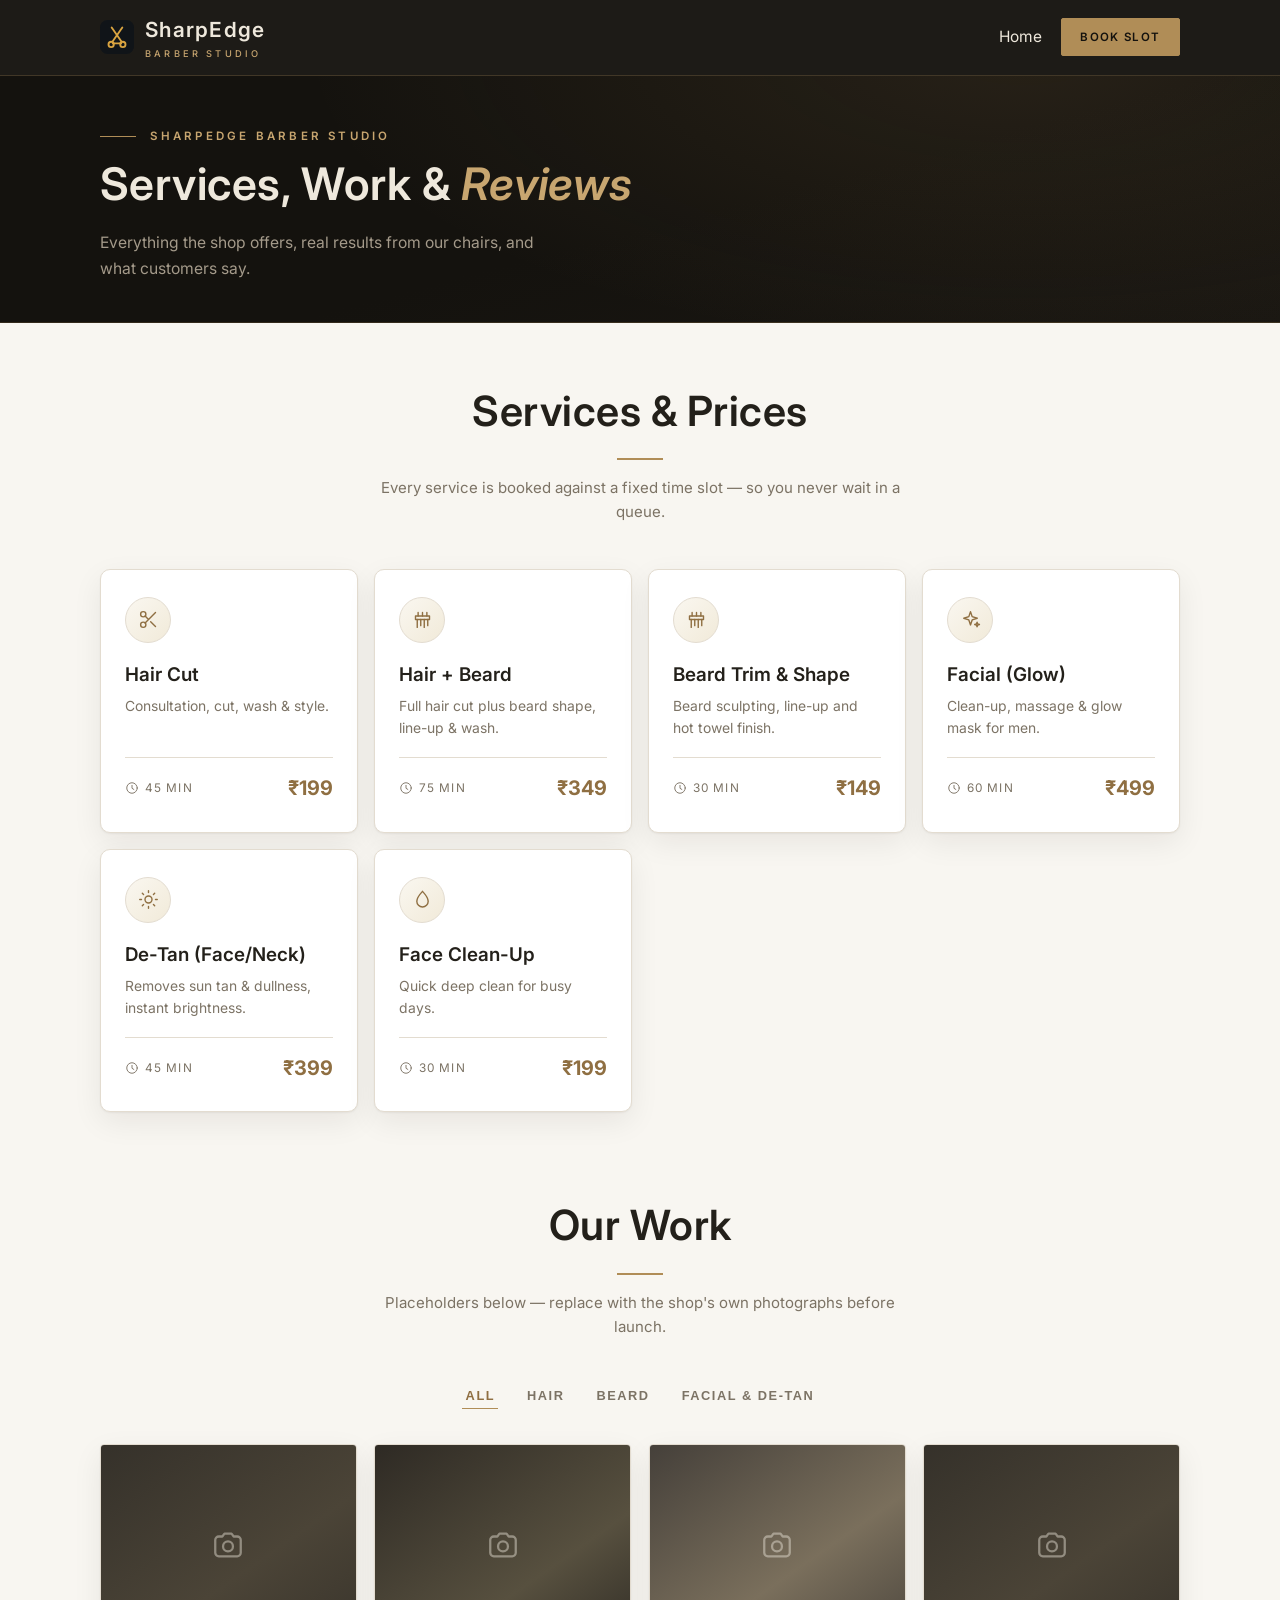
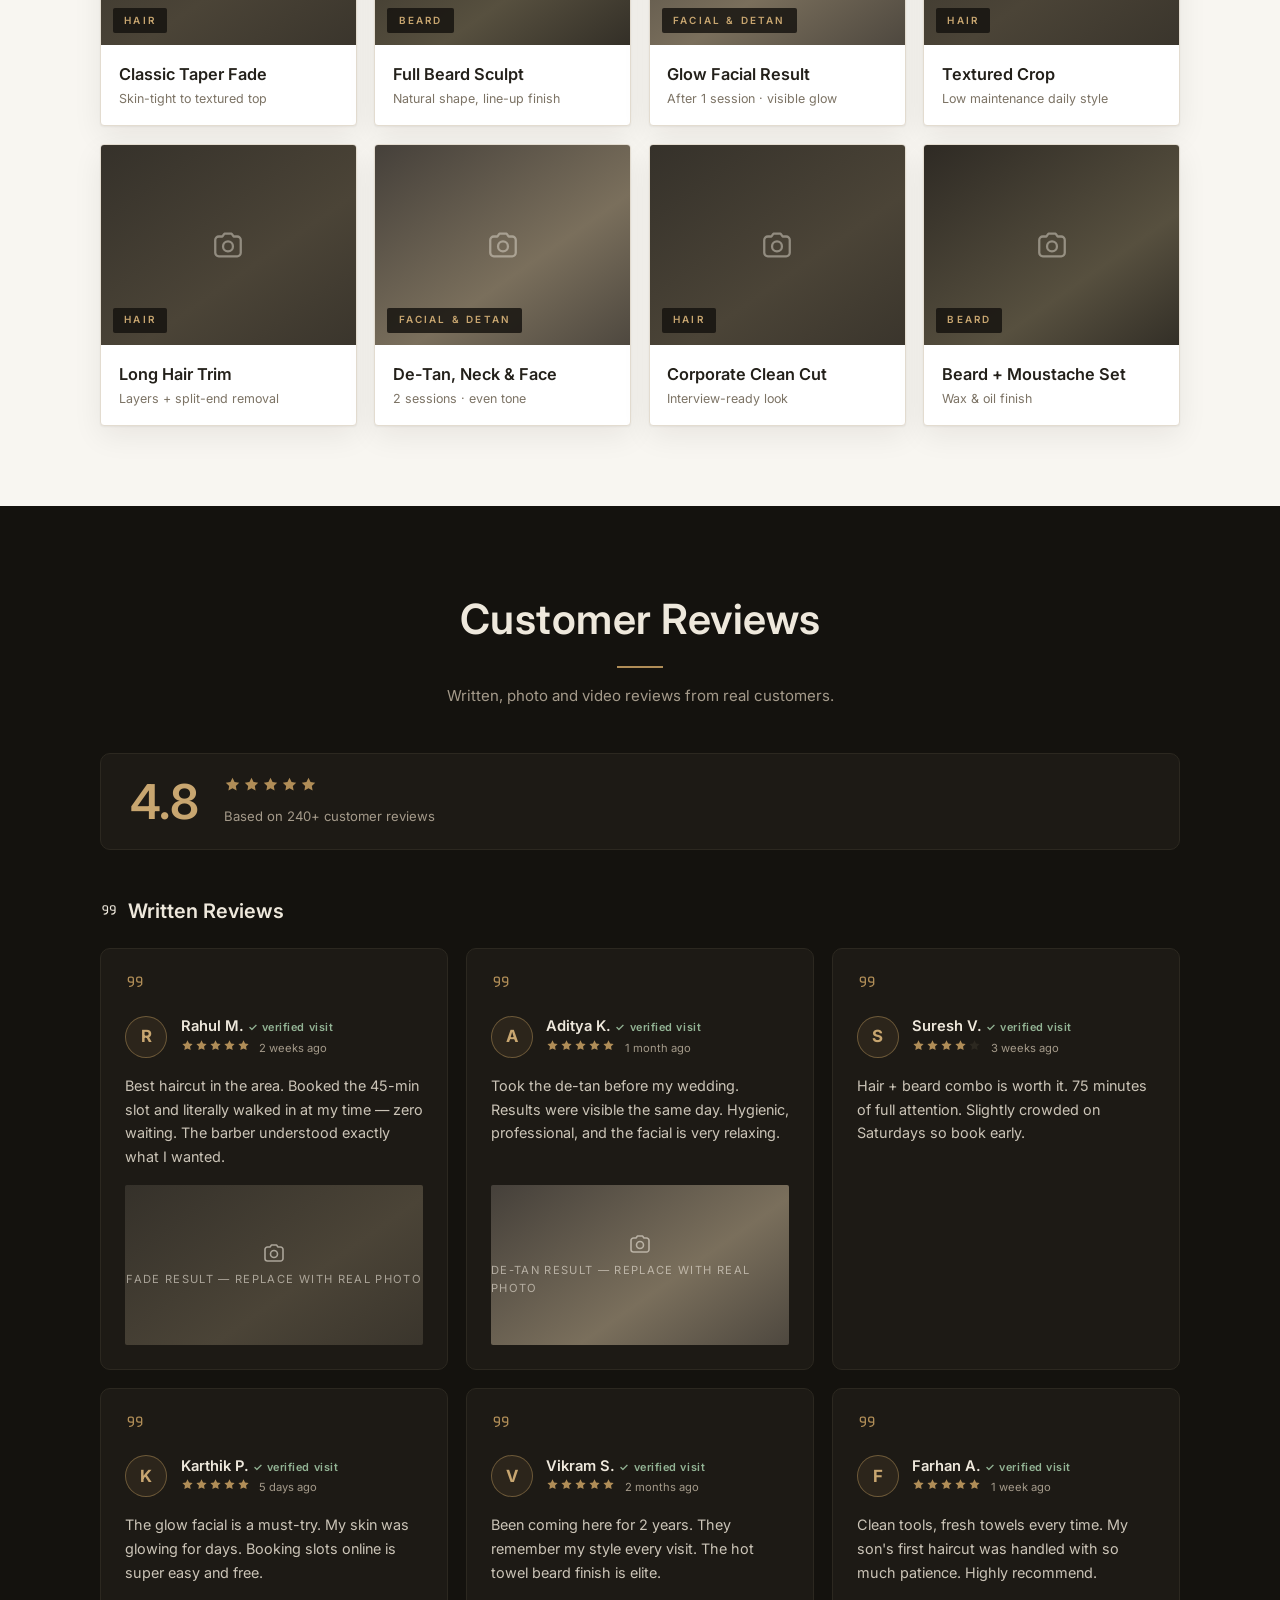
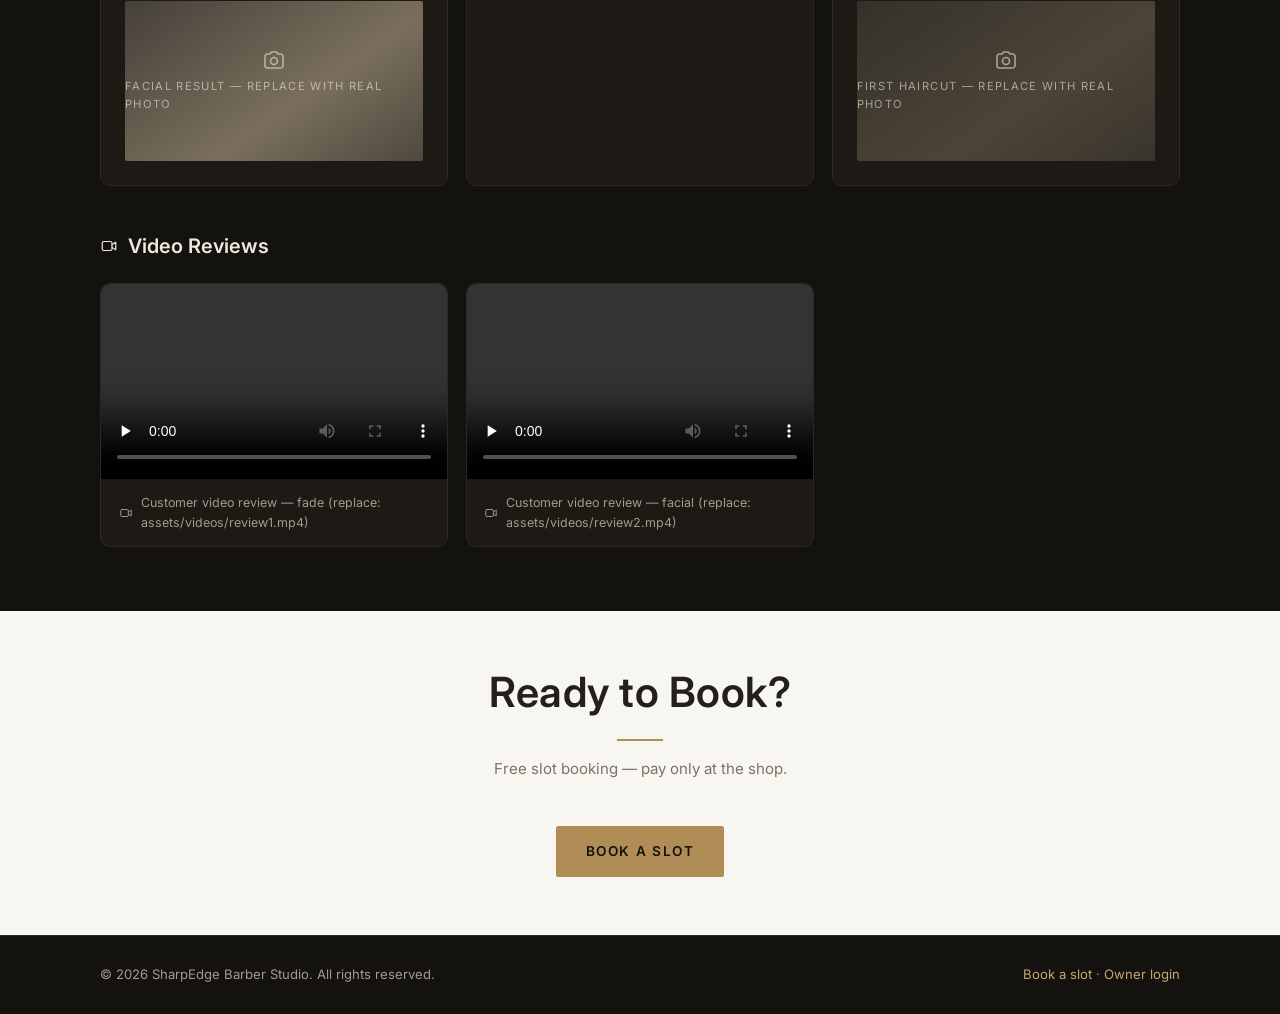
<file: about.html>
<!DOCTYPE html>
<html lang="en">
<head>
  <meta charset="UTF-8" />
  <meta name="viewport" content="width=device-width, initial-scale=1.0" />
  <title>About · Services · Reviews | SharpEdge Barber Studio</title>
  <meta name="description" content="All services, our work gallery and customer reviews of SharpEdge Barber Studio." />
  <meta name="theme-color" content="#14120e" />
  <link rel="preconnect" href="https://fonts.googleapis.com" />
  <link rel="preconnect" href="https://fonts.gstatic.com" crossorigin />
  <link href="https://fonts.googleapis.com/css2?family=Inter:wght@400;500;600;700;800&display=swap" rel="stylesheet" />
  <link rel="icon" href="assets/logo.svg" type="image/svg+xml" />
  <link rel="stylesheet" href="css/styles.css?v=8" />
</head>
<body class="page-about">

  <header class="header">
    <div class="container header-inner">
      <a class="brand" href="index.html">
        <img src="assets/logo.svg" alt="SharpEdge logo" class="brand-logo" />
        <span class="brand-name">SharpEdge<span class="brand-sub">Barber Studio</span></span>
      </a>
      <nav class="nav-static">
        <a href="index.html">Home</a>
        <a href="index.html#booking" class="btn btn-sm btn-gold">Book Slot</a>
      </nav>
    </div>
  </header>

  <section class="hero" style="padding:3.2rem 0 2.6rem">
    <div class="container">
      <p class="hero-kicker" style="margin-bottom:0.9rem">SharpEdge Barber Studio</p>
      <h1 style="font-size:clamp(1.9rem,5vw,2.8rem)">Services, Work &amp; <em>Reviews</em></h1>
      <p class="hero-sub" style="margin-bottom:0">Everything the shop offers, real results from our chairs, and what customers say.</p>
    </div>
  </section>

  <section class="section" id="services" style="padding-top:3.4rem">
    <div class="container">
      <h2 class="section-title">Services &amp; Prices</h2>
      <p class="section-sub">Every service is booked against a fixed time slot — so you never wait in a queue.</p>
      <div class="cards-grid" id="servicesGrid"></div>
    </div>
  </section>

  <section class="section" id="work" style="padding-top:0">
    <div class="container">
      <h2 class="section-title">Our Work</h2>
      <p class="section-sub">Placeholders below — replace with the shop's own photographs before launch.</p>
      <div class="filter-row" id="workFilter">
        <button class="chip active" data-filter="all">All</button>
        <button class="chip" data-filter="hair">Hair</button>
        <button class="chip" data-filter="beard">Beard</button>
        <button class="chip" data-filter="skin">Facial &amp; De-tan</button>
      </div>
      <div class="work-grid" id="workGrid"></div>
    </div>
  </section>

  <section class="section section-dark" id="reviews" style="padding-bottom:4rem">
    <div class="container">
      <h2 class="section-title">Customer Reviews</h2>
      <p class="section-sub">Written, photo and video reviews from real customers.</p>

      <div class="rating-banner">
        <div class="rating-big" id="ratingBig">4.8</div>
        <div class="rating-meta">
          <div class="stars" id="ratingStars" aria-label="rating"></div>
          <p id="ratingCount">Based on 240+ customer reviews</p>
        </div>
      </div>

      <h3 class="sub-title" id="writtenTitle">Written Reviews</h3>
      <div class="review-grid" id="reviewGrid"></div>

      <h3 class="sub-title" id="videoTitle">Video Reviews</h3>
      <div class="video-grid" id="videoGrid"></div>
    </div>
  </section>

  <section class="section" style="padding:3rem 0 3.6rem">
    <div class="container" style="text-align:center">
      <h2 class="section-title">Ready to Book?</h2>
      <p class="section-sub">Free slot booking — pay only at the shop.</p>
      <a href="index.html#booking" class="btn btn-gold">Book a Slot</a>
    </div>
  </section>

  <footer class="footer">
    <div class="container footer-inner">
      <p>© <span id="year"></span> <span id="shopName">SharpEdge Barber Studio</span>. All rights reserved.</p>
      <p><a href="index.html">Book a slot</a> · <a href="admin.html">Owner login</a></p>
    </div>
  </footer>

  <script src="js/config.js?v=8"></script>
  <script src="js/icons.js?v=8"></script>
  <script src="js/content.js?v=8"></script>
  <script src="js/about.js?v=8"></script>
</body>
</html>
</file>
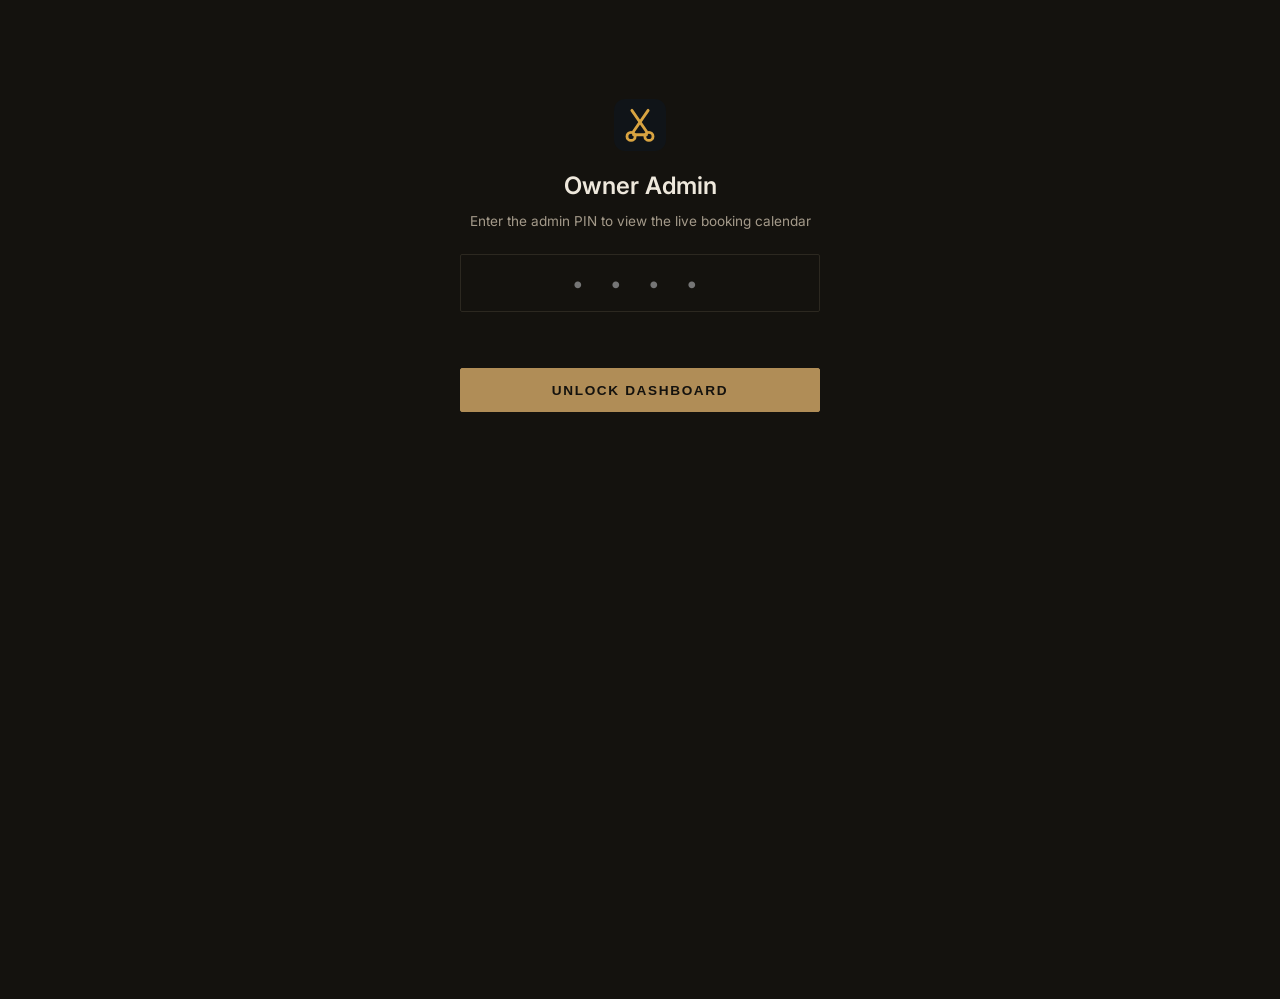
<file: admin.html>
<!DOCTYPE html>
<html lang="en">
<head>
  <meta charset="UTF-8" />
  <meta name="viewport" content="width=device-width, initial-scale=1.0" />
  <title>Owner Admin – Bookings | SharpEdge</title>
  <meta name="theme-color" content="#14120e" />
  <meta name="robots" content="noindex, nofollow" />
  <link rel="preconnect" href="https://fonts.googleapis.com" />
  <link rel="preconnect" href="https://fonts.gstatic.com" crossorigin />
  <link href="https://fonts.googleapis.com/css2?family=Inter:wght@400;500;600;700;800&display=swap" rel="stylesheet" />
  <link rel="icon" href="assets/logo.svg" type="image/svg+xml" />
  <link rel="stylesheet" href="css/styles.css?v=8" />
  <style>
    /* admin-only extras — inherits the main elegant theme */
    body { background: var(--bg-dark); color: var(--text-inv); min-height: 100vh; }
    .admin-wrap { max-width: 1040px; margin: 0 auto; padding: 1.6rem 4% 3rem; }
    .admin-top { display: flex; justify-content: space-between; align-items: center; gap: 1rem; flex-wrap: wrap; margin-bottom: 1.7rem; }
    .admin-top h1 { font-family: var(--serif); font-size: 1.45rem; font-weight: 600; display: flex; align-items: center; gap: 0.6rem; }
    .admin-top h1 .ico { color: var(--gold-soft); }
    .admin-top h1 strong { color: var(--gold-soft); font-weight: 600; }
    .mode-badge { font-size: 0.68rem; padding: 0.35rem 0.85rem; border-radius: 2px; border: 1px solid var(--line-dark); color: var(--muted-inv); letter-spacing: 0.08em; text-transform: uppercase; }

    .pin-gate { max-width: 360px; margin: 11vh auto 0; text-align: center; }
    .pin-gate img { width: 52px; margin: 0 auto 1rem; }
    .pin-gate h2 { font-family: var(--serif); font-size: 1.5rem; font-weight: 600; margin-bottom: 0.35rem; }
    .pin-gate p { color: var(--muted-inv); font-size: 0.85rem; margin-bottom: 1.3rem; }
    .pin-gate input {
      width: 100%; padding: 0.95rem; font-size: 1.35rem; letter-spacing: 10px; text-align: center;
      border-radius: 2px; border: 1px solid var(--line-dark); background: var(--bg-dark);
      color: var(--text-inv); font-family: var(--sans);
    }
    .pin-gate input:focus { outline: none; border-color: var(--gold); }
    .pin-error { color: #d98d84; font-size: 0.8rem; margin: 0.7rem 0; min-height: 1.2em; }

    .stats { display: grid; grid-template-columns: repeat(auto-fit, minmax(165px, 1fr)); gap: 1rem; margin-bottom: 1.7rem; }
    .stat { background: var(--panel-dark); border: 1px solid var(--line-dark); border-radius: var(--radius-lg); padding: 1.15rem 1.25rem; }
    .stat b { display: block; font-family: var(--serif); font-size: 1.8rem; color: var(--gold-soft); font-variant-numeric: tabular-nums; line-height: 1.15; }
    .stat span { font-size: 0.7rem; color: var(--muted-inv); letter-spacing: 0.1em; text-transform: uppercase; }

    .toolbar { display: flex; gap: 0.5rem; flex-wrap: wrap; align-items: center; margin-bottom: 1.1rem; }
    .toolbar input[type="date"] {
      padding: 0.55rem 0.8rem; border-radius: 2px; border: 1px solid var(--line-dark);
      background: var(--bg-dark); color: var(--text-inv); font-size: 0.85rem; color-scheme: dark;
      font-family: var(--sans);
    }

    .admin-table-wrap { background: var(--panel-dark); border: 1px solid var(--line-dark); border-radius: var(--radius-lg); overflow-x: auto; }
    table { width: 100%; border-collapse: collapse; font-size: 0.87rem; min-width: 720px; }
    th, td { text-align: left; padding: 0.75rem 1rem; border-bottom: 1px solid var(--line-dark); white-space: nowrap; }
    th { font-size: 0.66rem; text-transform: uppercase; letter-spacing: 0.16em; color: var(--muted-inv); position: sticky; top: 0; background: var(--panel-dark); }
    tr:last-child td { border-bottom: 0; }
    td .who { white-space: normal; }
    td time { font-variant-numeric: tabular-nums; }
    .status-pill { font-size: 0.65rem; font-weight: 600; padding: 0.25rem 0.65rem; border-radius: 2px; letter-spacing: 0.1em; text-transform: uppercase; }
    .st-confirmed { background: rgba(78, 114, 80, 0.18); color: #9fc2a1; }
    .st-cancelled { background: rgba(166, 61, 51, 0.16); color: #d98d84; }
    .cell-cancel {
      background: none; border: 1px solid rgba(166, 61, 51, 0.6); color: #d98d84;
      border-radius: 2px; padding: 0.3rem 0.9rem; cursor: pointer; font-size: 0.68rem;
      letter-spacing: 0.1em; text-transform: uppercase;
    }
    .cell-cancel:hover { background: var(--danger); border-color: var(--danger); color: #fff; }
    .empty-row { text-align: center; color: var(--muted-inv); padding: 2.2rem !important; white-space: normal; font-style: italic; }
    .selling { color: var(--gold-soft); font-weight: 600; }
    .admin-note { font-size: 0.76rem; color: var(--muted-inv); margin-top: 1rem; }
    #refreshBtn { display: inline-flex; align-items: center; gap: 0.4rem; }
    @media (max-width: 560px) { .stat b { font-size: 1.4rem; } .admin-top h1 { font-size: 1.2rem; } }
  </style>
</head>
<body>

  <!-- PIN gate -->
  <div class="pin-gate" id="pinGate">
    <img src="assets/logo.svg" alt="" />
    <h2>Owner Admin</h2>
    <p id="modeBadge2">Bookings dashboard</p>
    <input type="password" id="pinInput" inputmode="numeric" maxlength="8" placeholder="• • • •" aria-label="Admin PIN" />
    <div class="pin-error" id="pinError"></div>
    <button class="btn btn-gold btn-wide" id="pinBtn">Unlock Dashboard</button>
  </div>

  <!-- Dashboard -->
  <div class="admin-wrap" id="adminPanel" hidden>
    <div class="admin-top">
      <h1>Bookings · <strong id="shopName">SharpEdge</strong></h1>
      <div class="toolbar" style="margin:0">
        <span class="mode-badge" id="modeBadge"></span>
        <button class="cell-cancel" id="logoutBtn" style="border:0" title="Lock dashboard">🔒</button>
      </div>
    </div>

    <div class="stats">
      <div class="stat"><b id="statToday">–</b><span>Bookings today</span></div>
      <div class="stat"><b id="statUpcoming">–</b><span>Upcoming (booked in)</span></div>
      <div class="stat"><b id="statRevenue">–</b><span>Expected at shop</span></div>
      <div class="stat"><b id="statTotal">–</b><span>Confirmations all-time</span></div>
    </div>

    <div class="toolbar">
      <button class="chip active" data-range="upcoming">Upcoming</button>
      <button class="chip" data-range="today">Today</button>
      <button class="chip" data-range="all">All time</button>
      <input type="date" id="dateFilter" title="Filter exact day" />
      <button class="chip" id="clearDate" style="display:none">✕ clear</button>
      <button class="chip" id="refreshBtn">↻ Refresh</button>
    </div>

    <div class="admin-table-wrap">
      <table>
        <thead>
          <tr><th>Date</th><th>Time</th><th>Service</th><th>Customer</th><th>Phone</th><th>Status</th><th></th></tr>
        </thead>
        <tbody id="rows"></tbody>
      </table>
    </div>

    <p class="admin-note" id="adminNote"></p>
  </div>

  <script src="js/config.js?v=8"></script>
  <script src="js/storage.js?v=8"></script>
  <script src="js/admin.js?v=8"></script>
</body>
</html>
</file>
<file: css/styles.css>
/* ============================================================
   SharpEdge Barber Studio — styles.css
   Classy, standard, elegant. Mobile-first for every screen.
   Palette: ivory · espresso · antique brass · Inter standard type
   ============================================================ */

:root {
  --bg: #f8f6f1;
  --bg-dark: #14120e;
  --bg-dark-2: #1a1712;
  --panel: #ffffff;
  --panel-dark: #1d1a15;
  --text: #23201a;
  --text-inv: #eee8dc;
  --muted: #7c7365;
  --muted-inv: #a49a8a;
  --gold: #b08d57;
  --gold-soft: #c8a670;
  --gold-deep: #8f6f42;
  --line: #e3dcd0;
  --line-dark: #2c2820;
  --danger: #a63d33;
  --ok: #4e7250;
  --radius: 4px;
  --radius-lg: 10px;
  --shadow: 0 1px 2px rgba(24, 20, 14, 0.05), 0 10px 30px rgba(24, 20, 14, 0.07);
  --sans: "Inter", "Segoe UI", system-ui, Roboto, Arial, sans-serif;
}

* { margin: 0; padding: 0; box-sizing: border-box; }
html { scroll-behavior: smooth; }

body {
  font-family: var(--sans);
  background: var(--bg);
  color: var(--text);
  line-height: 1.6;
  font-size: 15.5px;
  -webkit-font-smoothing: antialiased;
}

img { max-width: 100%; display: block; }
a { color: inherit; text-decoration: none; }
::selection { background: var(--gold); color: #fff; }

.container { width: min(1080px, 92%); margin-inline: auto; }

/* ---------- icons ---------- */
.ico { width: 18px; height: 18px; vertical-align: -3px; flex-shrink: 0; }
.ico.lg { width: 26px; height: 26px; vertical-align: -6px; }
.ico.sm { width: 14px; height: 14px; vertical-align: -2px; }

/* ---------- Header ---------- */
.header {
  position: sticky; top: 0; z-index: 50;
  background: rgba(20, 18, 14, 0.96);
  backdrop-filter: blur(8px);
  color: var(--text-inv);
  border-bottom: 1px solid rgba(176, 141, 87, 0.25);
}
.header-inner { display: flex; align-items: center; justify-content: space-between; padding: 0.8rem 0; }
.brand { display: flex; align-items: center; gap: 0.7rem; }
.brand-logo { width: 34px; height: 34px; }
.brand-name { font-family: var(--sans); font-weight: 600; font-size: 1.3rem; letter-spacing: 0.06em; }
.brand-sub { display: block; font-family: var(--sans); font-size: 0.58rem; font-weight: 500; color: var(--gold-soft); letter-spacing: 0.34em; text-transform: uppercase; margin-top: 1px; }

.nav { display: flex; align-items: center; gap: 1.7rem; font-weight: 500; font-size: 0.88rem; letter-spacing: 0.04em; }
.nav > a:not(.btn) { position: relative; padding: 4px 0; }
.nav > a:not(.btn)::after { content: ""; position: absolute; left: 0; bottom: 0; width: 0; height: 1px; background: var(--gold-soft); transition: width 0.25s; }
.nav > a:not(.btn):hover::after { width: 100%; }

.nav-toggle { display: none; background: none; border: 0; cursor: pointer; padding: 0.45rem; color: var(--text-inv); }
.nav-toggle svg { width: 24px; height: 24px; display: block; }
.nav-toggle .ico-x { display: none; }
.nav-toggle.open .ico-x { display: block; }
.nav-toggle.open .ico-menu { display: none; }

/* ---------- Buttons ---------- */
.btn {
  display: inline-flex; align-items: center; justify-content: center; gap: 0.55rem;
  border: 1px solid transparent; cursor: pointer;
  padding: 0.85rem 1.8rem;
  font-weight: 600; font-size: 0.85rem; letter-spacing: 0.12em; text-transform: uppercase;
  border-radius: 2px; transition: all 0.2s ease;
}
.btn:active { transform: translateY(1px); }
.btn-gold { background: var(--gold); color: #14120e; border-color: var(--gold); }
.btn-gold:hover { background: var(--gold-soft); border-color: var(--gold-soft); }
.btn-gold:disabled { background: #bdb3a2; border-color: #bdb3a2; color: #6d6252; cursor: not-allowed; }
.btn-ghost { background: transparent; color: var(--text); border-color: var(--text); }
.btn-ghost:hover { background: var(--text); color: var(--bg); }
.btn-sm { padding: 0.55rem 1.15rem; font-size: 0.72rem; }
.btn-wide { width: 100%; margin-top: 1.15rem; }
.btn-link { background: none; border: 0; color: var(--gold-soft); font-weight: 600; cursor: pointer; font-size: 0.75rem; letter-spacing: 0.08em; text-transform: uppercase; }
.btn-link:hover { color: var(--gold); }

/* ---------- Sections ---------- */
.section { padding: 5rem 0; }
.section-dark { background: var(--bg-dark); color: var(--text-inv); }

.section-title { font-family: var(--sans); font-size: clamp(1.9rem, 4.5vw, 2.6rem); font-weight: 600; text-align: center; letter-spacing: 0.5px; }
.section-title::after { content: ""; display: block; width: 46px; height: 2px; background: var(--gold); margin: 0.85rem auto 0; }
.section-sub { text-align: center; color: var(--muted); margin: 1rem auto 2.8rem; max-width: 62ch; font-size: 0.94rem; }
.section-dark .section-sub { color: var(--muted-inv); }
.sub-title { font-family: var(--sans); font-size: 1.25rem; font-weight: 600; margin: 2.8rem 0 1.3rem; display: flex; align-items: center; gap: 0.6rem; }
.tiny-note { display: block; font-size: 0.75rem; color: var(--muted); margin-top: 1rem; letter-spacing: 0.02em; }

/* ---------- Service cards ---------- */
.cards-grid { display: grid; grid-template-columns: repeat(auto-fit, minmax(240px, 1fr)); gap: 1rem; }
.service-card {
  background: var(--panel); border: 1px solid var(--line); border-radius: var(--radius-lg);
  padding: 1.7rem 1.5rem; box-shadow: var(--shadow);
  display: flex; flex-direction: column;
  transition: transform 0.25s ease, border-color 0.25s ease, box-shadow 0.25s ease;
}
.service-card:hover { transform: translateY(-4px); border-color: var(--gold-soft); box-shadow: 0 14px 34px rgba(24, 20, 14, 0.12); }
.service-icon {
  width: 46px; height: 46px; border: 1px solid var(--line); border-radius: 50%;
  display: grid; place-items: center; color: var(--gold-deep); margin-bottom: 1.1rem;
  background: linear-gradient(135deg, #faf7f0, #f1ead9);
}
.service-icon .ico { width: 21px; height: 21px; }
.service-card h3 { font-family: var(--sans); font-size: 1.18rem; font-weight: 600; margin-bottom: 0.35rem; }
.service-desc { color: var(--muted); font-size: 0.87rem; flex: 1; line-height: 1.55; }
.service-meta { display: flex; justify-content: space-between; align-items: baseline; margin-top: 1.1rem; padding-top: 0.9rem; border-top: 1px solid var(--line); }
.service-time { font-size: 0.74rem; color: var(--muted); letter-spacing: 0.10em; text-transform: uppercase; display: flex; align-items: center; gap: 0.35rem; }
.service-price { font-family: var(--sans); font-weight: 700; color: var(--gold-deep); font-size: 1.25rem; }

/* ---------- Hero ---------- */
.hero {
  background:
    radial-gradient(1200px 500px at 80% -10%, rgba(176, 141, 87, 0.12), transparent 60%),
    linear-gradient(165deg, var(--bg-dark) 55%, var(--bg-dark-2));
  color: var(--text-inv);
  padding: 5.5rem 0 5rem;
  border-bottom: 1px solid rgba(176, 141, 87, 0.2);
}
.hero-inner { display: grid; grid-template-columns: 1.35fr 1fr; gap: 3rem; align-items: center; }
.hero-kicker {
  display: flex; align-items: center; gap: 0.9rem;
  color: var(--gold-soft); font-size: 0.72rem; font-weight: 600;
  letter-spacing: 0.28em; text-transform: uppercase; margin-bottom: 1.3rem;
}
.hero-kicker::before { content: ""; width: 36px; height: 1px; background: var(--gold); }
.hero h1 { font-family: var(--sans); font-size: clamp(2.5rem, 6.5vw, 4.2rem); line-height: 1.08; font-weight: 600; letter-spacing: 0.01em; }
.hero h1 em { font-style: italic; color: var(--gold-soft); }
.hero-sub { margin: 1.4rem 0 2rem; color: var(--muted-inv); max-width: 46ch; font-size: 0.98rem; }
.hero-sub strong { color: var(--text-inv); font-weight: 600; }
.hero-actions { display: flex; gap: 0.9rem; flex-wrap: wrap; margin-bottom: 2.2rem; }
.hero-badges { display: flex; gap: 1.6rem; flex-wrap: wrap; list-style: none; font-size: 0.82rem; color: var(--muted-inv); letter-spacing: 0.03em; }
.hero-badges li { display: flex; align-items: center; gap: 0.45rem; }
.hero-badges .ico { color: var(--gold-soft); width: 15px; height: 15px; }

.hero-card {
  place-self: center;
  background: rgba(29, 26, 21, 0.7);
  border: 1px solid rgba(176, 141, 87, 0.35);
  border-radius: var(--radius-lg);
  padding: 2.2rem 2.6rem;
  text-align: center;
  backdrop-filter: blur(4px);
}
.hero-card-top { color: var(--gold-soft); font-size: 0.66rem; letter-spacing: 0.34em; font-weight: 600; }
.hero-clock { font-family: var(--sans); font-size: 2.7rem; font-weight: 600; margin: 0.6rem 0 0.4rem; font-variant-numeric: tabular-nums; }
.hero-note { font-size: 0.76rem; color: var(--muted-inv); font-style: italic; }

/* ---------- Booking panel ---------- */
.booking-panel {
  background: var(--panel-dark); border: 1px solid var(--line-dark);
  border-radius: var(--radius-lg); padding: 2rem; box-shadow: 0 24px 60px rgba(0, 0, 0, 0.35);
}
.step { padding: 1.4rem 0; border-bottom: 1px solid var(--line-dark); }
.step:last-of-type { border-bottom: 0; }
.step-head { display: flex; align-items: center; gap: 0.8rem; margin-bottom: 1.1rem; }
.step-num {
  width: 30px; height: 30px; border-radius: 2px; border: 1px solid var(--gold);
  color: var(--gold-soft); display: grid; place-items: center;
  font-family: var(--sans); font-weight: 700; font-size: 0.95rem; flex-shrink: 0;
}
.step-head h3 { font-family: var(--sans); font-size: 1.08rem; font-weight: 600; letter-spacing: 0.03em; }

.chip-row, .date-row { display: flex; gap: 0.55rem; flex-wrap: wrap; }
.chip {
  border: 1px solid var(--line-dark); background: var(--bg-dark);
  color: var(--text-inv); border-radius: 2px;
  padding: 0.6rem 1.05rem; font-size: 0.85rem; font-weight: 500; cursor: pointer;
  transition: 0.18s; display: inline-flex; align-items: center; gap: 0.5rem;
}
.chip:hover { border-color: var(--gold); color: var(--gold-soft); }
.chip.active { background: var(--gold); color: #14120e; border-color: var(--gold); font-weight: 600; }
.chip small { opacity: 0.65; font-size: 0.7rem; display: inline; margin-left: 0.4rem; letter-spacing: 0.02em; }
.date-chip { text-align: center; min-width: 64px; padding: 0.55rem 0.6rem !important; flex-direction: column; gap: 0.15rem; border-radius: 2px; }
.date-chip strong { display: block; font-family: var(--sans); font-size: 0.98rem; font-weight: 600; letter-spacing: 0.03em; }
.date-chip span { font-size: 0.66rem; opacity: 0.7; letter-spacing: 0.05em; }
.chip:disabled { opacity: 0.3; cursor: not-allowed; }

.slot-status { font-size: 0.8rem; color: var(--muted-inv); margin-bottom: 0.8rem; font-style: italic; }
.slot-grid { display: grid; grid-template-columns: repeat(auto-fill, minmax(86px, 1fr)); gap: 0.5rem; }
.slot-btn {
  padding: 0.6rem 0.3rem; border-radius: 2px; text-align: center;
  border: 1px solid var(--line-dark); background: var(--bg-dark); color: var(--text-inv);
  font-weight: 500; font-size: 0.84rem; cursor: pointer; transition: 0.15s;
  font-variant-numeric: tabular-nums;
}
.slot-btn:hover:not(:disabled) { border-color: var(--gold); color: var(--gold-soft); }
.slot-btn.active { background: var(--gold); color: #14120e; border-color: var(--gold); font-weight: 600; }
.slot-btn:disabled { opacity: 0.25; cursor: not-allowed; text-decoration: line-through; }

/* ---------- Form ---------- */
.form-grid { display: grid; grid-template-columns: 1fr 1fr; gap: 1rem; }
.form-grid label { font-size: 0.7rem; font-weight: 600; color: var(--muted-inv); display: block; letter-spacing: 0.14em; text-transform: uppercase; }
.form-grid input {
  width: 100%; margin-top: 0.4rem; padding: 0.85rem 1rem;
  border-radius: 2px; border: 1px solid var(--line-dark);
  background: var(--bg-dark); color: var(--text-inv); font-size: 0.95rem;
  font-family: var(--sans); transition: border-color 0.2s;
}
.form-grid input::placeholder { color: #5d564a; }
.form-grid input:focus { outline: none; border-color: var(--gold); }

.selection-summary {
  margin-top: 1.2rem; padding: 1rem 1.2rem; border-radius: 2px;
  background: rgba(176, 141, 87, 0.06); border: 1px solid rgba(176, 141, 87, 0.35);
  border-left: 2px solid var(--gold);
  font-size: 0.88rem; color: #d3c7ae; line-height: 1.9;
}
.selection-summary.ok { background: rgba(78, 114, 80, 0.08); border-color: rgba(78, 114, 80, 0.45); border-left-color: var(--ok); color: #bcc9bd; }
.selection-summary b { color: var(--gold-soft); }

/* ---------- My bookings ---------- */
.my-bookings { margin-top: 1.6rem; }
.my-head { display: flex; justify-content: space-between; align-items: baseline; margin-bottom: 0.7rem; }
.my-head h3 { font-family: var(--sans); font-size: 1.05rem; font-weight: 600; }
.my-list { display: flex; flex-direction: column; gap: 0.55rem; }
.booking-item {
  display: flex; justify-content: space-between; align-items: center; gap: 0.8rem;
  background: var(--bg-dark); border: 1px solid var(--line-dark);
  border-radius: 2px; padding: 0.85rem 1.1rem; font-size: 0.87rem; flex-wrap: wrap;
}
.booking-item b { color: var(--gold-soft); }
.booking-cancel { background: none; border: 1px solid rgba(166, 61, 51, 0.6); color: #d98d84; border-radius: 2px; padding: 0.3rem 0.9rem; cursor: pointer; font-size: 0.72rem; letter-spacing: 0.08em; text-transform: uppercase; transition: 0.15s; }
.booking-cancel:hover { background: var(--danger); border-color: var(--danger); color: #fff; }
.empty-note { color: var(--muted-inv); font-size: 0.85rem; font-style: italic; }

/* ---------- Work / portfolio ---------- */
.filter-row { display: flex; gap: 1.6rem; justify-content: center; margin-bottom: 2.2rem; flex-wrap: wrap; }
.filter-row .chip,
.filter-row .filter-btn {
  border: 0 !important; background: none !important; color: var(--muted);
  padding: 0.3rem 0.2rem !important; font-size: 0.8rem !important;
  letter-spacing: 0.12em; text-transform: uppercase; font-weight: 600 !important;
  border-bottom: 1px solid transparent !important; border-radius: 0 !important;
  gap: 0 !important;
}
.filter-row .chip:hover { color: var(--text); background: none !important; }
.filter-row .chip.active { color: var(--gold-deep); border-bottom: 1px solid var(--gold) !important; }

.work-grid { display: grid; grid-template-columns: repeat(auto-fill, minmax(235px, 1fr)); gap: 1.1rem; }
.work-card { border-radius: var(--radius); overflow: hidden; background: var(--panel); border: 1px solid var(--line); box-shadow: var(--shadow); cursor: pointer; transition: transform 0.25s, box-shadow 0.25s; }
.work-card:hover { transform: translateY(-4px); box-shadow: 0 16px 40px rgba(24, 20, 14, 0.14); }
.work-thumb { height: 200px; display: grid; place-items: center; color: rgba(238, 232, 220, 0.75); position: relative; }
.work-thumb .ico { width: 34px; height: 34px; opacity: 0.6; }
.work-thumb span.tag {
  position: absolute; bottom: 12px; left: 12px;
  background: rgba(20, 18, 14, 0.82); color: var(--gold-soft); font-size: 0.62rem;
  padding: 0.3rem 0.7rem; border-radius: 2px; letter-spacing: 0.22em; text-transform: uppercase;
  font-weight: 600;
}
.work-card figcaption { padding: 1rem 1.1rem; }
.work-card figcaption .wt { font-family: var(--sans); font-size: 1.02rem; font-weight: 600; display: block; }
.work-card figcaption small { display: block; color: var(--muted); font-size: 0.78rem; margin-top: 2px; }

/* muted, non-cartoonish placeholder fills — replace with real photos */
.fill-hair  { background: linear-gradient(145deg, #35312a, #4b4437 60%, #3a352c); }
.fill-beard { background: linear-gradient(145deg, #2e2a24, #57503f 65%, #332f27); }
.fill-skin  { background: linear-gradient(145deg, #45403a, #7a6f5c 60%, #4e483f); }

/* ---------- Reviews ---------- */
.rating-banner {
  display: flex; gap: 1.6rem; align-items: center;
  background: var(--panel-dark); border: 1px solid var(--line-dark);
  border-radius: var(--radius-lg); padding: 1.4rem 1.8rem; margin-bottom: 0.4rem;
}
.rating-big { font-family: var(--sans); font-size: 3rem; font-weight: 600; color: var(--gold-soft); line-height: 1; }
.rating-meta p { color: var(--muted-inv); font-size: 0.82rem; margin-top: 0.3rem; }
.stars { display: inline-flex; gap: 2px; }
.star { width: 17px; height: 17px; fill: var(--gold); }
.star.off { fill: var(--line-dark); }

.review-grid { display: grid; grid-template-columns: repeat(auto-fill, minmax(310px, 1fr)); gap: 1.1rem; }
.review-card {
  background: var(--panel-dark); border: 1px solid var(--line-dark);
  border-radius: var(--radius-lg); padding: 1.5rem; display: flex; flex-direction: column;
}
.review-card .q { color: var(--gold); margin-bottom: 0.6rem; }
.review-card .q .ico { width: 20px; height: 20px; }
.review-top { display: flex; gap: 0.85rem; align-items: center; margin: 0.5rem 0 0.8rem; }
.avatar {
  width: 42px; height: 42px; border-radius: 50%; flex-shrink: 0;
  display: grid; place-items: center; font-family: var(--sans);
  font-weight: 700; font-size: 1.05rem; color: var(--gold-soft);
  border: 1px solid rgba(176, 141, 87, 0.5); background: rgba(176, 141, 87, 0.1);
}
.review-name { font-weight: 600; font-size: 0.92rem; }
.verified { font-size: 0.68rem; color: #93b495; letter-spacing: 0.05em; }
.review-cover { display: flex; align-items: baseline; gap: 0.6rem; }
.review-stars { display: inline-flex; gap: 1px; }
.review-stars .star { width: 13px; height: 13px; }
.review-date { font-size: 0.7rem; color: var(--muted-inv); }
.review-text { font-size: 0.9rem; color: #cbc4b7; margin: 0.2rem 0 1rem; line-height: 1.65; flex: 1; }
.review-photo {
  border-radius: 2px; overflow: hidden; height: 160px; display: grid;
  place-items: center; color: rgba(238, 232, 220, 0.6);
}
.review-photo .ico { width: 24px; height: 24px; }
.review-photo .rp-label { position: relative; display: grid; place-items: center; gap: 0.4rem; font-size: 0.7rem; letter-spacing: 0.12em; text-transform: uppercase; }

.video-grid { display: grid; grid-template-columns: repeat(auto-fill, minmax(285px, 1fr)); gap: 1.1rem; }
.video-card { background: var(--panel-dark); border: 1px solid var(--line-dark); border-radius: var(--radius-lg); overflow: hidden; }
.video-card video { width: 100%; aspect-ratio: 16/9; object-fit: cover; background: #000; display: block; }
.video-note { padding: 0.85rem 1.1rem; font-size: 0.78rem; color: var(--muted-inv); display: flex; gap: 0.5rem; align-items: center; }

/* ---------- Contact ---------- */
.contact-grid { display: grid; grid-template-columns: 1fr 1.1fr; gap: 3rem; align-items: center; }
.contact-grid .section-title { text-align: left; }
.contact-grid .section-title::after { margin-left: 0; }
.contact-line { margin: 0.6rem 0; font-size: 0.95rem; display: flex; align-items: center; gap: 0.7rem; color: var(--text); }
.contact-line .ico { color: var(--gold-deep); width: 17px; height: 17px; }
.contact-grid .btn { margin-top: 1.5rem; }
.map-card iframe { width: 100%; height: 300px; border: 1px solid var(--line); border-radius: var(--radius-lg); box-shadow: var(--shadow); filter: saturate(0.85) contrast(0.98); }

/* ---------- Footer ---------- */
.footer { background: var(--bg-dark); color: var(--muted-inv); padding: 1.8rem 0; font-size: 0.82rem; border-top: 1px solid var(--line-dark); }
.footer-inner { display: flex; justify-content: space-between; align-items: center; gap: 1rem; flex-wrap: wrap; }
.footer a { color: var(--gold-soft); }
.footer a:hover { text-decoration: underline; }

/* ---------- Modal ---------- */
.modal-backdrop {
  position: fixed; inset: 0; z-index: 100;
  background: rgba(12, 10, 8, 0.75); backdrop-filter: blur(4px);
  display: grid; place-items: center; padding: 1rem;
}
.modal-card {
  background: var(--panel); color: var(--text);
  border-radius: var(--radius-lg); padding: 2.4rem 2rem 2rem; max-width: 400px; width: 100%;
  text-align: center; box-shadow: 0 30px 80px rgba(0, 0, 0, 0.5);
  animation: pop 0.3s ease; border-top: 3px solid var(--gold);
}
@keyframes pop { from { transform: scale(0.94); opacity: 0; } to { transform: scale(1); opacity: 1; } }
.modal-icon { width: 56px; height: 56px; margin: 0 auto 1rem; color: var(--ok); }
.modal-icon .ico { width: 56px; height: 56px; }
.modal-card h3 { font-family: var(--sans); font-size: 1.5rem; font-weight: 600; margin-bottom: 1rem; }
.modal-body {
  font-size: 0.9rem; text-align: left; background: var(--bg); border-radius: 2px;
  padding: 1.2rem 1.3rem; margin-bottom: 1.3rem; line-height: 1.95; border: 1px solid var(--line);
}
.modal-body b { color: var(--gold-deep); }

[hidden] { display: none !important; }

/* ============================================================
   RESPONSIVE
   ============================================================ */
@media (max-width: 900px) {
  .contact-grid { grid-template-columns: 1fr; gap: 2rem; }
}

@media (max-width: 760px) {
  .hero-inner { grid-template-columns: 1fr; }
  .hero { padding: 4rem 0 3.6rem; }
  .hero-card { width: 100%; padding: 1.6rem; }
  .hero-clock { font-size: 2.1rem; }
  .section { padding: 3.6rem 0; }
  .sub-title { margin-top: 2.2rem; }

  .nav {
    position: fixed; inset: 0 0 auto 0; top: 60px;
    background: var(--bg-dark);
    flex-direction: column; align-items: flex-start;
    padding: 1.15rem 6% 1.4rem; gap: 0.95rem;
    transform: translateY(-160%); transition: transform 0.3s ease;
    border-bottom: 1px solid var(--line-dark);
    box-shadow: 0 18px 40px rgba(0, 0, 0, 0.45);
  }
  .nav.open { transform: translateY(0); }
  .nav-toggle { display: block; }
}

@media (max-width: 480px) {
  .form-grid { grid-template-columns: 1fr; }
  .brand-name { font-size: 1.05rem; }
  .brand-sub { letter-spacing: 0.26em; }
  .slot-grid { grid-template-columns: repeat(auto-fill, minmax(72px, 1fr)); }
  .rating-banner { flex-direction: column; text-align: center; }
  .booking-panel { padding: 1.2rem; }
  .filter-row { gap: 1.1rem; }
  .hero-badges { gap: 0.9rem; flex-direction: column; }
  .nav > a:not(.btn) { font-size: 1rem; }
}

/* ============================================================
   MOBILE-SIMPLE MODE — on small screens the page becomes just:
   booking + map/contact. Services, work & reviews live on
   about.html (linked as "Details" in the nav).
   ============================================================ */
.mobile-only { display: none !important; }
.desktop-only { display: inline-flex !important; }

/* static nav used on about.html (no mobile drawer behaviour) */
.nav-static { display: flex; align-items: center; gap: 1.2rem; }

@media (max-width: 760px) {
  .mobile-only { display: inline-flex !important; }
  .desktop-only { display: none !important; }
  /* hide the heavy sections ONLY on the home page — about.html keeps everything */
  .page-home #services, .page-home #work, .page-home #reviews { display: none; }
  .hero { padding: 3.4rem 0 2.8rem; }
  .hero h1 { font-size: clamp(2.1rem, 8vw, 2.8rem); }
}

/* locked (past cancellation window) badge */
.no-cancel {
  font-size: 0.66rem; letter-spacing: 0.12em; text-transform: uppercase;
  color: var(--muted); border: 1px dashed var(--line-dark);
  border-radius: 2px; padding: 0.28rem 0.7rem; white-space: nowrap;
}

/* touch-friendly tap targets */
@media (hover: none) and (pointer: coarse) {
  .btn, .chip, .booking-cancel { min-height: 44px; }
  .slot-btn { min-height: 40px; }
  .slot-btn { padding: 0.7rem 0.3rem; }
}
</file>
